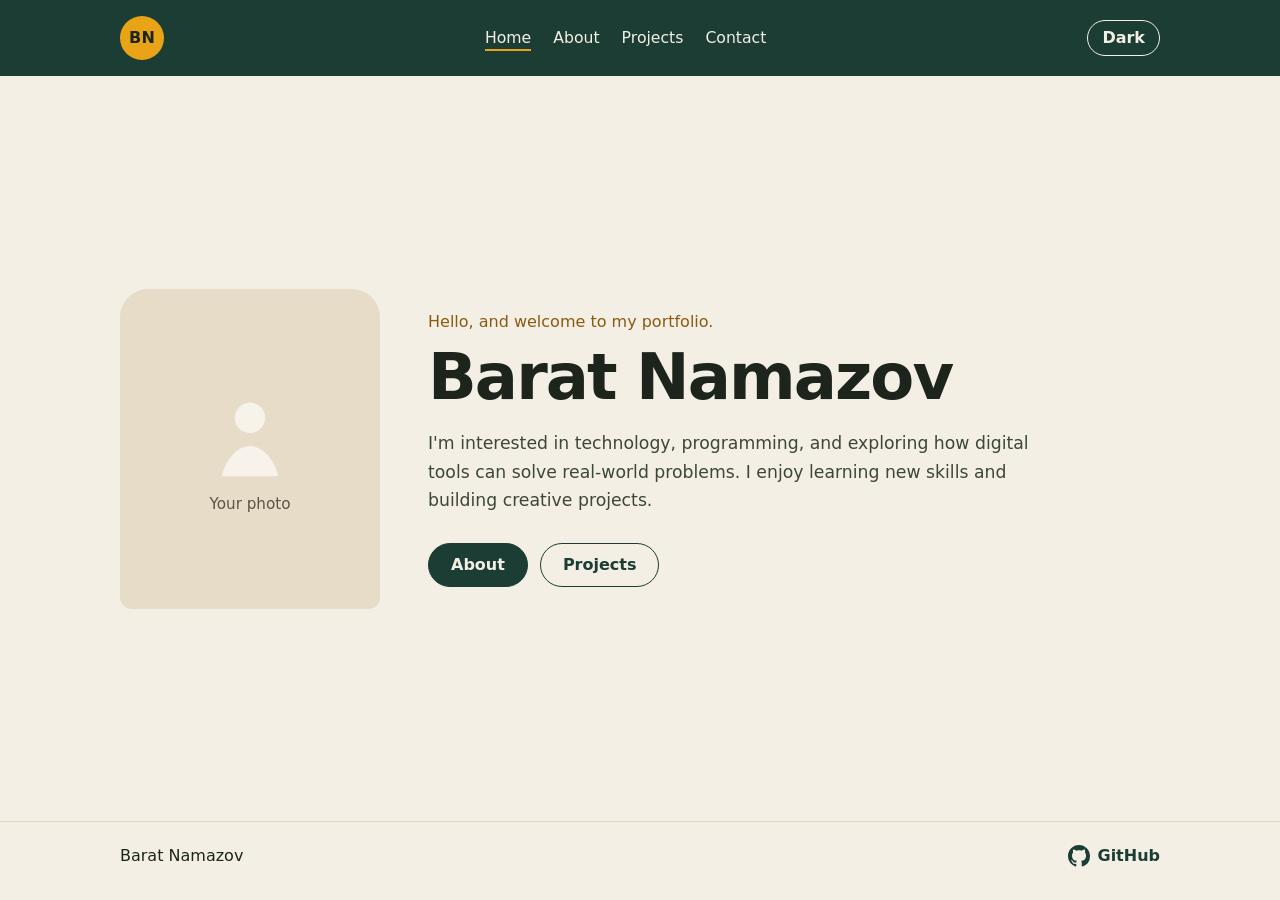
<file: index.html>
<!DOCTYPE html>
<html lang="en">
<head>
  <meta charset="UTF-8">
  <meta name="viewport" content="width=device-width, initial-scale=1.0">
  <title>Barat Namazov | Portfolio</title>
  <meta name="description" content="Portfolio of Barat Namazov. A short welcome, an introduction, and links to the rest of the site.">
  <link rel="stylesheet" href="css/styles.css?v=20261127">
  <script>
    (function () {
      try {
        if (localStorage.getItem("field-notes-theme") === "dark") {
          document.documentElement.setAttribute("data-theme", "dark");
        }
      } catch (error) {}
    })();
  </script>
</head>
<body>
  <header class="site-header">
    <div class="container header-inner">
      <a class="logo" href="index.html" aria-label="Barat Namazov, home">BN</a>
      <nav class="site-nav" aria-label="Primary">
        <ul class="nav-list">
          <li><a href="index.html" aria-current="page">Home</a></li>
          <li><a href="about.html">About</a></li>
          <li><a href="projects.html">Projects</a></li>
          <li><a href="contact.html">Contact</a></li>
        </ul>
      </nav>
      <button type="button" class="theme-toggle" aria-pressed="false">Dark</button>
    </div>
  </header>

  <main>
    <section class="hero">
      <div class="container hero-inner">
        <!-- Photo frame until a real profile image is added in images/ -->
        <div class="portrait" role="img" aria-label="Your photo will appear here">
          <svg viewBox="0 0 80 96" aria-hidden="true">
            <circle cx="40" cy="34" r="14"></circle>
            <path d="M14 88c4-18 16-28 26-28s22 10 26 28"></path>
          </svg>
          <p>Your photo</p>
        </div>

        <div class="hero-copy">
          <p class="welcome">Hello, and welcome to my portfolio.</p>
          <h1>Barat Namazov</h1>
          <p class="intro">
            I'm interested in technology, programming, and exploring how digital
            tools can solve real-world problems. I enjoy learning new skills and
            building creative projects.
          </p>
          <div class="hero-actions">
            <a class="button button-primary" href="about.html">About</a>
            <a class="button button-secondary" href="projects.html">Projects</a>
          </div>
        </div>
      </div>
    </section>
  </main>

  <footer class="site-footer">
    <div class="container footer-inner">
      <p>Barat Namazov</p>
      <a class="github-link" href="https://github.com/SONIC012912" target="_blank" rel="noopener noreferrer">
        <svg viewBox="0 0 24 24" aria-hidden="true">
          <path d="M12 0C5.37 0 0 5.37 0 12c0 5.31 3.435 9.795 8.205 11.385.6.105.825-.255.825-.57 0-.285-.015-1.23-.015-2.235-3.015.555-3.795-.735-4.035-1.41-.135-.345-.72-1.41-1.23-1.695-.42-.225-1.02-.78-.015-.795.945-.015 1.62.87 1.845 1.23 1.08 1.815 2.805 1.305 3.495.99.105-.78.42-1.305.765-1.605-2.67-.3-5.46-1.335-5.46-5.925 0-1.305.465-2.385 1.23-3.225-.12-.3-.54-1.53.12-3.18 0 0 1.005-.315 3.3 1.23.96-.27 1.98-.405 3-.405s2.04.135 3 .405c2.295-1.56 3.3-1.23 3.3-1.23.66 1.65.24 2.88.12 3.18.765.84 1.23 1.905 1.23 3.225 0 4.605-2.805 5.625-5.475 5.925.435.375.81 1.095.81 2.22 0 1.605-.015 2.895-.015 3.3 0 .315.225.69.825.57A12.02 12.02 0 0 0 24 12c0-6.63-5.37-12-12-12z"></path>
        </svg>
        GitHub
      </a>
    </div>
  </footer>
  <button type="button" class="back-to-top" aria-label="Back to top" aria-hidden="true" tabindex="-1">
    <svg viewBox="0 0 24 24" aria-hidden="true" focusable="false">
      <path d="M12 18V6M6.5 11.5 12 6l5.5 5.5" fill="none" stroke="currentColor" stroke-width="1.8" stroke-linecap="round" stroke-linejoin="round"></path>
    </svg>
  </button>
  <script src="js/effects.js?v=20261127"></script>
</body>
</html>
</file>
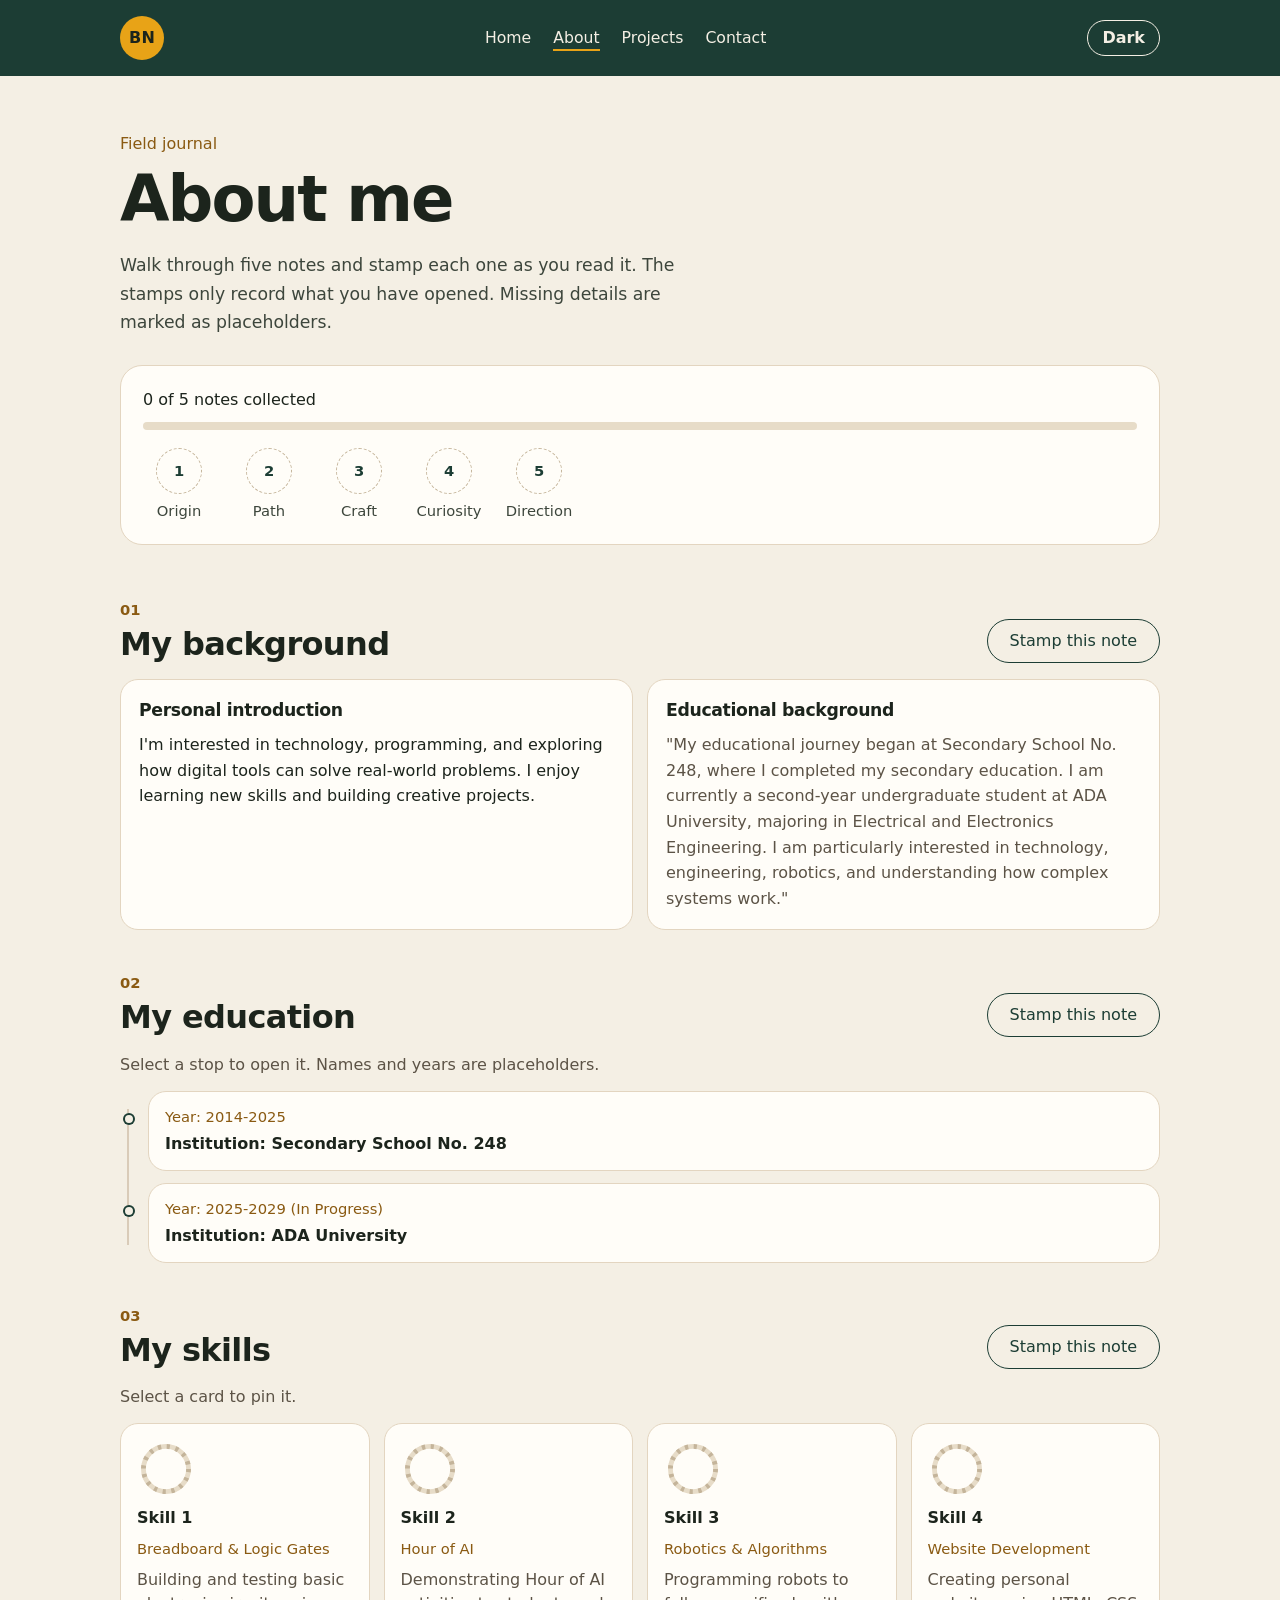
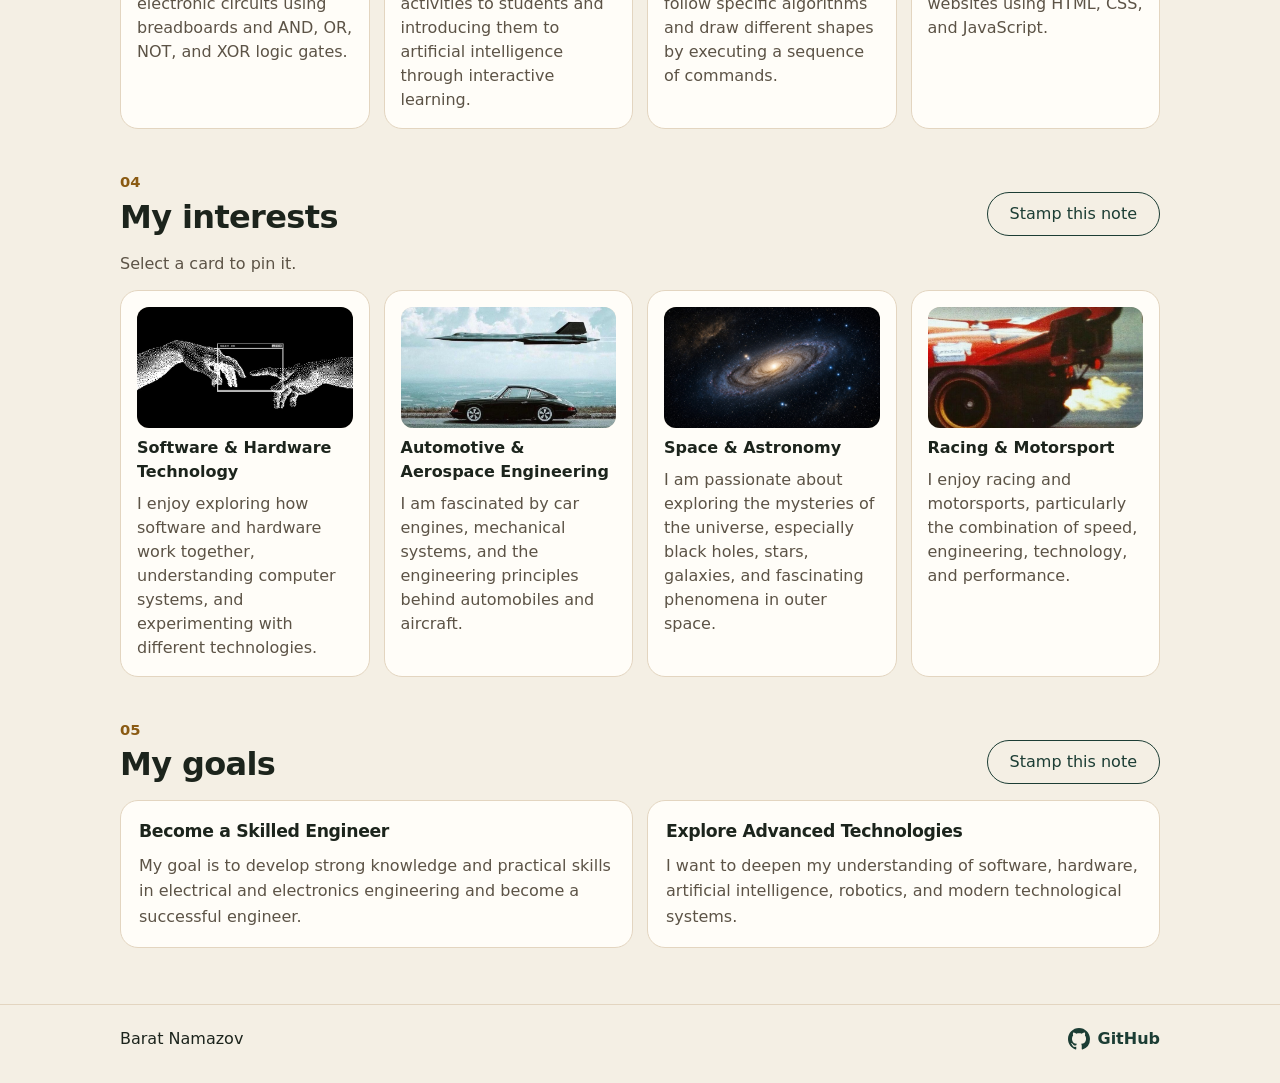
<file: about.html>
<!DOCTYPE html>
<html lang="en">
<head>
  <meta charset="UTF-8">
  <meta name="viewport" content="width=device-width, initial-scale=1.0">
  <title>About | Barat Namazov</title>
  <meta name="description" content="About Barat Namazov: background, education, skills, interests, and goals.">
  <link rel="stylesheet" href="css/styles.css?v=20261127">
  <script>
    (function () {
      try {
        if (localStorage.getItem("field-notes-theme") === "dark") {
          document.documentElement.setAttribute("data-theme", "dark");
        }
      } catch (error) {}
    })();
  </script>
</head>
<body class="page-about">
  <header class="site-header">
    <div class="container header-inner">
      <a class="logo" href="index.html" aria-label="Barat Namazov, home">BN</a>
      <nav class="site-nav" aria-label="Primary">
        <ul class="nav-list">
          <li><a href="index.html">Home</a></li>
          <li><a href="about.html" aria-current="page">About</a></li>
          <li><a href="projects.html">Projects</a></li>
          <li><a href="contact.html">Contact</a></li>
        </ul>
      </nav>
      <button type="button" class="theme-toggle" aria-pressed="false">Dark</button>
    </div>
  </header>

  <main>
    <section class="about-hero">
      <div class="container">
        <p class="welcome">Field journal</p>
        <h1>About me</h1>
        <p class="intro">
          Walk through five notes and stamp each one as you read it. The stamps
          only record what you have opened. Missing details are marked as placeholders.
        </p>

        <div class="journal">
          <div class="journal-top">
            <p id="journal-count" aria-live="polite">0 of 5 notes collected</p>
            <div
              id="journal-progress"
              class="journal-progress"
              role="progressbar"
              aria-label="Notes collected"
              aria-valuemin="0"
              aria-valuemax="5"
              aria-valuenow="0"
            >
              <span id="journal-bar"></span>
            </div>
          </div>

          <nav aria-label="Journal notes">
            <ol class="stamp-path">
              <li>
                <a class="stamp" href="#background" data-stamp="background">
                  <span class="stamp-mark" aria-hidden="true">1</span>
                  <span class="stamp-label">Origin</span>
                </a>
              </li>
              <li>
                <a class="stamp" href="#education" data-stamp="education">
                  <span class="stamp-mark" aria-hidden="true">2</span>
                  <span class="stamp-label">Path</span>
                </a>
              </li>
              <li>
                <a class="stamp" href="#skills" data-stamp="skills">
                  <span class="stamp-mark" aria-hidden="true">3</span>
                  <span class="stamp-label">Craft</span>
                </a>
              </li>
              <li>
                <a class="stamp" href="#interests" data-stamp="interests">
                  <span class="stamp-mark" aria-hidden="true">4</span>
                  <span class="stamp-label">Curiosity</span>
                </a>
              </li>
              <li>
                <a class="stamp" href="#goals" data-stamp="goals">
                  <span class="stamp-mark" aria-hidden="true">5</span>
                  <span class="stamp-label">Direction</span>
                </a>
              </li>
            </ol>
          </nav>

          <p id="journal-complete" class="journal-complete" hidden>Journal complete. All five notes are stamped.</p>
        </div>
      </div>
    </section>

    <section class="note" id="background">
      <div class="container">
        <div class="note-head">
          <div>
            <p class="note-index">01</p>
            <h2>My background</h2>
          </div>
          <button type="button" class="button button-secondary stamp-button" data-collect="background" aria-pressed="false">Stamp this note</button>
        </div>
        <div class="split">
          <article class="info-card">
            <h3>Personal introduction</h3>
            <p>
              I'm interested in technology, programming, and exploring how digital
              tools can solve real-world problems. I enjoy learning new skills and
              building creative projects.
            </p>
          </article>
          <article class="info-card">
            <h3>Educational background</h3>
            <p class="placeholder">"My educational journey began at Secondary School No. 248, where I completed my secondary education. I am currently a second-year undergraduate student at ADA University, majoring in Electrical and Electronics Engineering. I am particularly interested in technology, engineering, robotics, and understanding how complex systems work."</p>
          </article>
        </div>
      </div>
    </section>

    <section class="note" id="education">
      <div class="container">
        <div class="note-head">
          <div>
            <p class="note-index">02</p>
            <h2>My education</h2>
          </div>
          <button type="button" class="button button-secondary stamp-button" data-collect="education" aria-pressed="false">Stamp this note</button>
        </div>
        <p class="section-lead">Select a stop to open it. Names and years are placeholders.</p>
        <ol class="timeline">
          <li class="timeline-item">
            <button type="button" class="timeline-toggle" aria-expanded="false" aria-controls="stop-1">
              <span class="timeline-year">Year: 2014-2025</span>
              <span class="timeline-title">Institution: Secondary School No. 248</span>
            </button>
            <div class="timeline-panel" id="stop-1" aria-hidden="true">
              <div class="timeline-panel-inner">
                <p class="placeholder">Degree: Secondary School</p>
              </div>
            </div>
          </li>
          <li class="timeline-item">
            <button type="button" class="timeline-toggle" aria-expanded="false" aria-controls="stop-2">
              <span class="timeline-year">Year: 2025-2029 (In Progress)</span>
              <span class="timeline-title">Institution: ADA University</span>
            </button>
            <div class="timeline-panel" id="stop-2" aria-hidden="true">
              <div class="timeline-panel-inner">
                <p class="placeholder">Degree: Bachelor's Degree</p>
                <p class="placeholder">Program: Electrical and Electronics Engineering</p>
                <p class="placeholder">Status: Currently a second-year undergraduate student.</p>
              </div>
            </div>
          </li>
        </ol>
      </div>
    </section>

    <section class="note" id="skills">
      <div class="container">
        <div class="note-head">
          <div>
            <p class="note-index">03</p>
            <h2>My skills</h2>
          </div>
          <button type="button" class="button button-secondary stamp-button" data-collect="skills" aria-pressed="false">Stamp this note</button>
        </div>
        <p class="section-lead">Select a card to pin it.</p>
        <div class="card-grid">
          <button type="button" class="skill-card" data-open-note="skills" aria-pressed="false">
            <svg class="ring" viewBox="0 0 72 72" aria-hidden="true">
              <circle class="ring-track" cx="36" cy="36" r="28"></circle>
              <circle class="ring-value" cx="36" cy="36" r="28"></circle>
            </svg>
            <span class="card-title">Skill 1</span>
            <span class="skill-level">Breadboard & Logic Gates</span>
            <span class="placeholder">Building and testing basic electronic circuits using breadboards and AND, OR, NOT, and XOR logic gates.</span>
          </button>
          <button type="button" class="skill-card" data-open-note="skills" aria-pressed="false">
            <svg class="ring" viewBox="0 0 72 72" aria-hidden="true">
              <circle class="ring-track" cx="36" cy="36" r="28"></circle>
              <circle class="ring-value" cx="36" cy="36" r="28"></circle>
            </svg>
            <span class="card-title">Skill 2</span>
            <span class="skill-level">Hour of AI</span>
            <span class="placeholder">Demonstrating Hour of AI activities to students and introducing them to artificial intelligence through interactive learning.</span>
          </button>
          <button type="button" class="skill-card" data-open-note="skills" aria-pressed="false">
            <svg class="ring" viewBox="0 0 72 72" aria-hidden="true">
              <circle class="ring-track" cx="36" cy="36" r="28"></circle>
              <circle class="ring-value" cx="36" cy="36" r="28"></circle>
            </svg>
            <span class="card-title">Skill 3</span>
            <span class="skill-level">Robotics & Algorithms</span>
            <span class="placeholder">Programming robots to follow specific algorithms and draw different shapes by executing a sequence of commands.</span>
          </button>
          <button type="button" class="skill-card" data-open-note="skills" aria-pressed="false">
            <svg class="ring" viewBox="0 0 72 72" aria-hidden="true">
              <circle class="ring-track" cx="36" cy="36" r="28"></circle>
              <circle class="ring-value" cx="36" cy="36" r="28"></circle>
            </svg>
            <span class="card-title">Skill 4</span>
            <span class="skill-level">Website Development</span>
            <span class="placeholder">Creating personal websites using HTML, CSS, and JavaScript.</span>
          </button>
        </div>
      </div>
    </section>

    <section class="note" id="interests">
      <div class="container">
        <div class="note-head">
          <div>
            <p class="note-index">04</p>
            <h2>My interests</h2>
          </div>
          <button type="button" class="button button-secondary stamp-button" data-collect="interests" aria-pressed="false">Stamp this note</button>
        </div>
        <p class="section-lead">Select a card to pin it.</p>
        <div class="card-grid">
          <button type="button" class="interest-card" data-open-note="interests" aria-pressed="false">
            <span class="interest-photo">
              <img src="images/interest-hardware.jpg" alt="">
            </span>
            <span class="card-title">Software & Hardware Technology</span>
            <span class="placeholder">I enjoy exploring how software and hardware work together, understanding computer systems, and experimenting with different technologies.</span>
          </button>
          <button type="button" class="interest-card" data-open-note="interests" aria-pressed="false">
            <span class="interest-photo">
              <img class="interest-photo-tall" src="images/interest-automotive.jpg" alt="">
            </span>
            <span class="card-title">Automotive & Aerospace Engineering</span>
            <span class="placeholder">I am fascinated by car engines, mechanical systems, and the engineering principles behind automobiles and aircraft.</span>
          </button>
          <button type="button" class="interest-card" data-open-note="interests" aria-pressed="false">
            <span class="interest-photo">
              <img src="images/interest-space.jpg" alt="">
            </span>
            <span class="card-title">Space & Astronomy</span>
            <span class="placeholder">I am passionate about exploring the mysteries of the universe, especially black holes, stars, galaxies, and fascinating phenomena in outer space.</span>
          </button>
          <button type="button" class="interest-card" data-open-note="interests" aria-pressed="false">
            <span class="interest-photo">
              <img class="interest-photo-racing" src="images/interest-racing.jpg" alt="">
            </span>
            <span class="card-title">Racing & Motorsport</span>
            <span class="placeholder">I enjoy racing and motorsports, particularly the combination of speed, engineering, technology, and performance.</span>
          </button>
        </div>
      </div>
    </section>

    <section class="note" id="goals">
      <div class="container">
        <div class="note-head">
          <div>
            <p class="note-index">05</p>
            <h2>My goals</h2>
          </div>
          <button type="button" class="button button-secondary stamp-button" data-collect="goals" aria-pressed="false">Stamp this note</button>
        </div>
        <div class="split">
          <article class="goal-card">
            <h3>Become a Skilled Engineer</h3>
            <p class="placeholder">My goal is to develop strong knowledge and practical skills in electrical and electronics engineering and become a successful engineer.</p>
          </article>
          <article class="goal-card">
            <h3>Explore Advanced Technologies</h3>
            <p class="placeholder">I want to deepen my understanding of software, hardware, artificial intelligence, robotics, and modern technological systems.</p>
          </article>
        </div>
      </div>
    </section>
  </main>

  <footer class="site-footer">
    <div class="container footer-inner">
      <p>Barat Namazov</p>
      <a class="github-link" href="https://github.com/SONIC012912" target="_blank" rel="noopener noreferrer">
        <svg viewBox="0 0 24 24" aria-hidden="true">
          <path d="M12 0C5.37 0 0 5.37 0 12c0 5.31 3.435 9.795 8.205 11.385.6.105.825-.255.825-.57 0-.285-.015-1.23-.015-2.235-3.015.555-3.795-.735-4.035-1.41-.135-.345-.72-1.41-1.23-1.695-.42-.225-1.02-.78-.015-.795.945-.015 1.62.87 1.845 1.23 1.08 1.815 2.805 1.305 3.495.99.105-.78.42-1.305.765-1.605-2.67-.3-5.46-1.335-5.46-5.925 0-1.305.465-2.385 1.23-3.225-.12-.3-.54-1.53.12-3.18 0 0 1.005-.315 3.3 1.23.96-.27 1.98-.405 3-.405s2.04.135 3 .405c2.295-1.56 3.3-1.23 3.3-1.23.66 1.65.24 2.88.12 3.18.765.84 1.23 1.905 1.23 3.225 0 4.605-2.805 5.625-5.475 5.925.435.375.81 1.095.81 2.22 0 1.605-.015 2.895-.015 3.3 0 .315.225.69.825.57A12.02 12.02 0 0 0 24 12c0-6.63-5.37-12-12-12z"></path>
        </svg>
        GitHub
      </a>
    </div>
  </footer>

  <button type="button" class="back-to-top" aria-label="Back to top" aria-hidden="true" tabindex="-1">
    <svg viewBox="0 0 24 24" aria-hidden="true" focusable="false">
      <path d="M12 18V6M6.5 11.5 12 6l5.5 5.5" fill="none" stroke="currentColor" stroke-width="1.8" stroke-linecap="round" stroke-linejoin="round"></path>
    </svg>
  </button>
  <script src="js/effects.js?v=20261127"></script>
  <script src="js/about.js?v=20261127"></script>
</body>
</html>
</file>
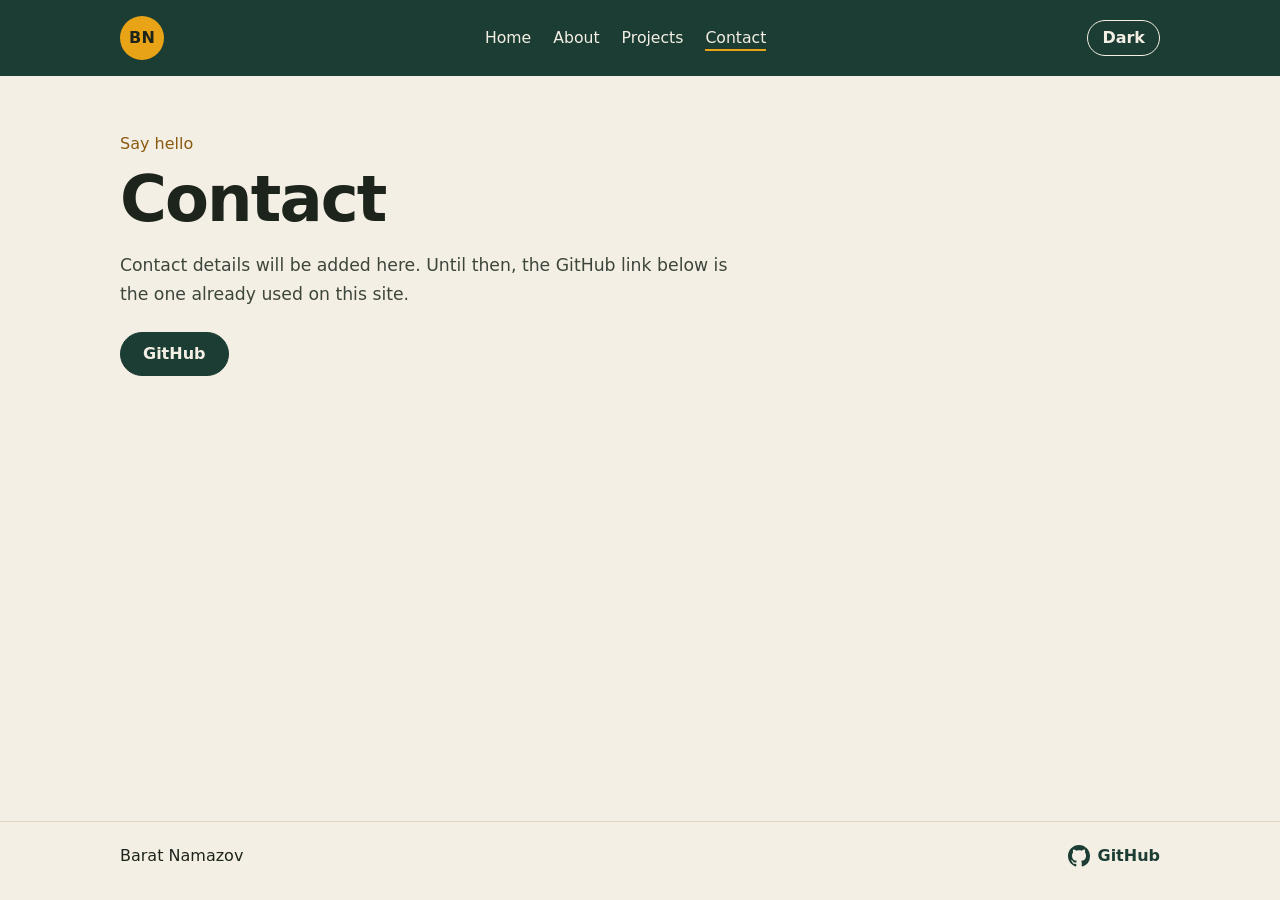
<file: contact.html>
<!DOCTYPE html>
<html lang="en">
<head>
  <meta charset="UTF-8">
  <meta name="viewport" content="width=device-width, initial-scale=1.0">
  <title>Contact | Barat Namazov</title>
  <meta name="description" content="Contact Barat Namazov.">
  <link rel="stylesheet" href="css/styles.css?v=20261127">
  <script>
    (function () {
      try {
        if (localStorage.getItem("field-notes-theme") === "dark") {
          document.documentElement.setAttribute("data-theme", "dark");
        }
      } catch (error) {}
    })();
  </script>
</head>
<body class="page-contact">
  <header class="site-header">
    <div class="container header-inner">
      <a class="logo" href="index.html" aria-label="Barat Namazov, home">BN</a>
      <nav class="site-nav" aria-label="Primary">
        <ul class="nav-list">
          <li><a href="index.html">Home</a></li>
          <li><a href="about.html">About</a></li>
          <li><a href="projects.html">Projects</a></li>
          <li><a href="contact.html" aria-current="page">Contact</a></li>
        </ul>
      </nav>
      <button type="button" class="theme-toggle" aria-pressed="false">Dark</button>
    </div>
  </header>

  <main>
    <section class="projects-hero">
      <div class="container">
        <p class="welcome">Say hello</p>
        <h1>Contact</h1>
        <p class="intro">
          Contact details will be added here. Until then, the GitHub link below is the one already used on this site.
        </p>
        <p class="contact-link-row">
          <a class="button button-primary" href="https://github.com/SONIC012912" target="_blank" rel="noopener noreferrer">GitHub</a>
        </p>
      </div>
    </section>
  </main>

  <footer class="site-footer">
    <div class="container footer-inner">
      <p>Barat Namazov</p>
      <a class="github-link" href="https://github.com/SONIC012912" target="_blank" rel="noopener noreferrer">
        <svg viewBox="0 0 24 24" aria-hidden="true">
          <path d="M12 0C5.37 0 0 5.37 0 12c0 5.31 3.435 9.795 8.205 11.385.6.105.825-.255.825-.57 0-.285-.015-1.23-.015-2.235-3.015.555-3.795-.735-4.035-1.41-.135-.345-.72-1.41-1.23-1.695-.42-.225-1.02-.78-.015-.795.945-.015 1.62.87 1.845 1.23 1.08 1.815 2.805 1.305 3.495.99.105-.78.42-1.305.765-1.605-2.67-.3-5.46-1.335-5.46-5.925 0-1.305.465-2.385 1.23-3.225-.12-.3-.54-1.53.12-3.18 0 0 1.005-.315 3.3 1.23.96-.27 1.98-.405 3-.405s2.04.135 3 .405c2.295-1.56 3.3-1.23 3.3-1.23.66 1.65.24 2.88.12 3.18.765.84 1.23 1.905 1.23 3.225 0 4.605-2.805 5.625-5.475 5.925.435.375.81 1.095.81 2.22 0 1.605-.015 2.895-.015 3.3 0 .315.225.69.825.57A12.02 12.02 0 0 0 24 12c0-6.63-5.37-12-12-12z"></path>
        </svg>
        GitHub
      </a>
    </div>
  </footer>
  <button type="button" class="back-to-top" aria-label="Back to top" aria-hidden="true" tabindex="-1">
    <svg viewBox="0 0 24 24" aria-hidden="true" focusable="false">
      <path d="M12 18V6M6.5 11.5 12 6l5.5 5.5" fill="none" stroke="currentColor" stroke-width="1.8" stroke-linecap="round" stroke-linejoin="round"></path>
    </svg>
  </button>
  <script src="js/effects.js?v=20261127"></script>
</body>
</html>
</file>
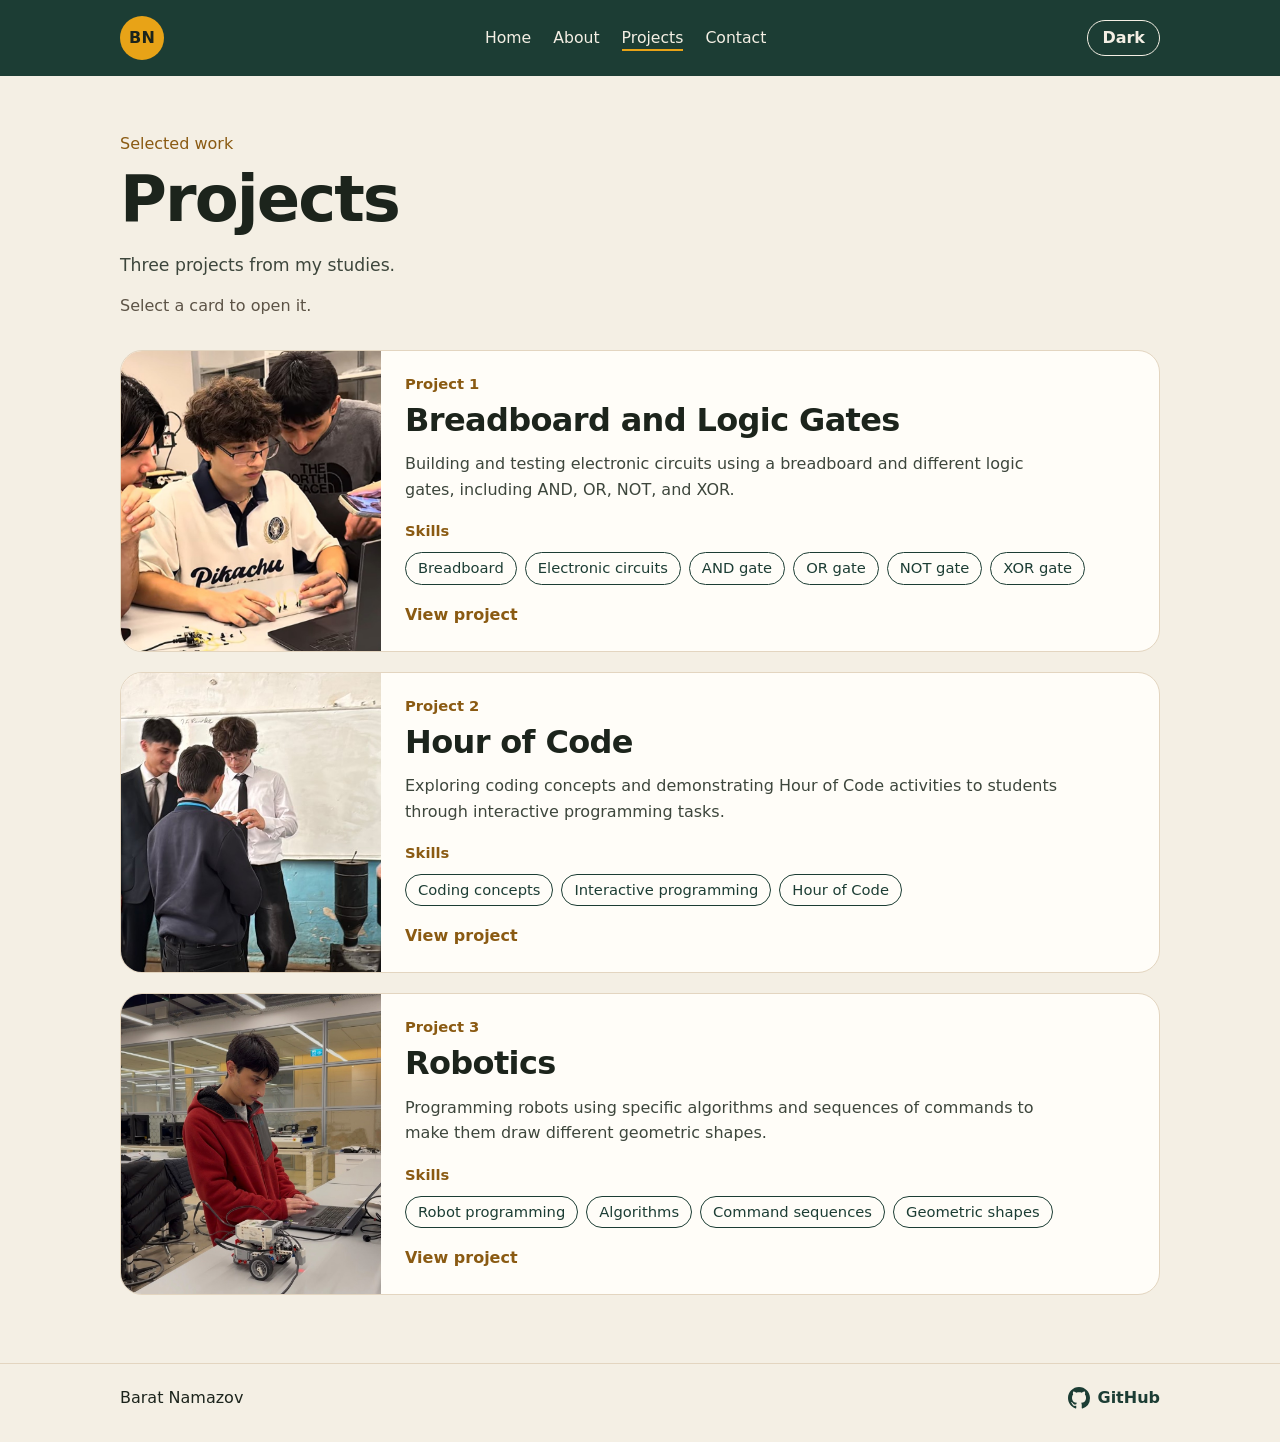
<file: projects.html>
<!DOCTYPE html>
<html lang="en">
<head>
  <meta charset="UTF-8">
  <meta name="viewport" content="width=device-width, initial-scale=1.0">
  <title>Projects | Barat Namazov</title>
  <meta name="description" content="Projects by Barat Namazov: breadboard and logic gates, Hour of Code, and robotics.">
  <link rel="stylesheet" href="css/styles.css?v=20261127">
  <script>
    (function () {
      try {
        if (localStorage.getItem("field-notes-theme") === "dark") {
          document.documentElement.setAttribute("data-theme", "dark");
        }
      } catch (error) {}
    })();
  </script>
</head>
<body class="page-projects">
  <header class="site-header">
    <div class="container header-inner">
      <a class="logo" href="index.html" aria-label="Barat Namazov, home">BN</a>
      <nav class="site-nav" aria-label="Primary">
        <ul class="nav-list">
          <li><a href="index.html">Home</a></li>
          <li><a href="about.html">About</a></li>
          <li><a href="projects.html" aria-current="page">Projects</a></li>
          <li><a href="contact.html">Contact</a></li>
        </ul>
      </nav>
      <button type="button" class="theme-toggle" aria-pressed="false">Dark</button>
    </div>
  </header>

  <main>
    <section class="projects-hero">
      <div class="container">
        <p class="welcome">Selected work</p>
        <h1>Projects</h1>
        <p class="intro">
          Three projects from my studies.
        </p>
        <p class="section-lead">Select a card to open it.</p>

        <div class="project-list">
          <article class="project-card" data-project="project-gates">
            <div class="project-photo project-photo-real">
              <img src="images/project-gates.jpg" alt="Working with a breadboard circuit beside a laptop">
            </div>
            <div class="project-body">
              <p class="project-kicker">Project 1</p>
              <h2>Breadboard and Logic Gates</h2>
              <p>
                Building and testing electronic circuits using a breadboard and different logic gates, including AND, OR, NOT, and XOR.
              </p>
              <p class="skill-label">Skills</p>
              <ul class="skill-tags">
                <li>Breadboard</li>
                <li>Electronic circuits</li>
                <li>AND gate</li>
                <li>OR gate</li>
                <li>NOT gate</li>
                <li>XOR gate</li>
              </ul>
              <button type="button" class="project-open" aria-haspopup="dialog" aria-controls="project-gates">View project</button>
            </div>
          </article>

          <article class="project-card" data-project="project-hour">
            <div class="project-photo project-photo-real">
              <img src="images/project-hour.jpg" alt="Students gathered in a classroom for an activity">
            </div>
            <div class="project-body">
              <p class="project-kicker">Project 2</p>
              <h2>Hour of Code</h2>
              <p>
                Exploring coding concepts and demonstrating Hour of Code activities to students through interactive programming tasks.
              </p>
              <p class="skill-label">Skills</p>
              <ul class="skill-tags">
                <li>Coding concepts</li>
                <li>Interactive programming</li>
                <li>Hour of Code</li>
              </ul>
              <button type="button" class="project-open" aria-haspopup="dialog" aria-controls="project-hour">View project</button>
            </div>
          </article>

          <article class="project-card" data-project="project-robotics">
            <div class="project-photo project-photo-real project-photo-robot">
              <img src="images/project-robotics.jpg" alt="Programming a wheeled robot from a laptop">
            </div>
            <div class="project-body">
              <p class="project-kicker">Project 3</p>
              <h2>Robotics</h2>
              <p>
                Programming robots using specific algorithms and sequences of commands to make them draw different geometric shapes.
              </p>
              <p class="skill-label">Skills</p>
              <ul class="skill-tags">
                <li>Robot programming</li>
                <li>Algorithms</li>
                <li>Command sequences</li>
                <li>Geometric shapes</li>
              </ul>
              <button type="button" class="project-open" aria-haspopup="dialog" aria-controls="project-robotics">View project</button>
            </div>
          </article>
        </div>
      </div>
    </section>
  </main>

  <dialog class="project-modal" id="project-gates" aria-labelledby="project-gates-title">
    <div class="project-modal-panel">
      <div class="project-modal-tools">
        <button type="button" class="project-modal-close" aria-label="Close">
          <svg viewBox="0 0 24 24" aria-hidden="true">
            <path d="M6 6l12 12M18 6L6 18" fill="none" stroke="currentColor" stroke-width="1.8" stroke-linecap="round"></path>
          </svg>
        </button>
      </div>
      <div class="project-modal-hero">
        <div class="project-photo project-photo-real project-modal-cover">
          <img src="images/project-gates.jpg" alt="Working with a breadboard circuit beside a laptop">
        </div>
        <p class="project-kicker">Project 1</p>
      </div>
      <div class="project-modal-sheet">
      <h2 id="project-gates-title">Breadboard and Logic Gates</h2>
      <h3>Project overview</h3>
      <p>Building and testing electronic circuits using a breadboard and different logic gates, including AND, OR, NOT, and XOR.</p>
      <h3>Technologies and tools</h3>
      <ul class="skill-tags">
        <li>Breadboard</li>
        <li>Electronic circuits</li>
        <li>AND gate</li>
        <li>OR gate</li>
        <li>NOT gate</li>
        <li>XOR gate</li>
      </ul>
      <h3>More images</h3>
      <div class="modal-gallery">
        <div class="project-photo project-photo-real">
          <img src="images/project-gates-board.jpg" alt="Hands testing a breadboard circuit with a green light on">
        </div>
        <div class="project-photo project-photo-real">
          <img src="images/project-gates-diagram.png" alt="Diagrams of logic gates with inputs and outputs">
        </div>
      </div>
      <h3>How the project works</h3>
      <p>The circuit is built on a breadboard. Holes in the same row are connected, so the parts can be linked, tested, and changed without soldering.</p>
      <p>Each gate reads its inputs and gives one output. An input is either off (0) or on (1).</p>
      <ul class="gate-list">
        <li><strong>AND gate.</strong> The output is on only when every input is on. If any input is off, the output is off.</li>
        <li><strong>OR gate.</strong> The output is on when at least one input is on. The output is off only when every input is off.</li>
        <li><strong>NOT gate.</strong> There is one input. The output is the opposite: on becomes off, and off becomes on.</li>
        <li><strong>XOR gate.</strong> The output is on only when the inputs are different. If the inputs match, the output is off.</li>
      </ul>
      <h3>My contribution</h3>
      <p class="modal-placeholder">I designed and assembled logic gate circuits using a breadboard and electronic components. 
        I connected the required components, tested different input combinations, and observed the output of each logic gate. 
        I also demonstrated how NOT, AND, NAND, OR, and XOR gates operate in practical circuits.</p>
      <h3>What I learned</h3>
      <p class="modal-placeholder">Through this project, I gained practical experience with digital electronics and fundamental logic gates. 
        I learned how different input combinations affect circuit outputs, how to interpret truth tables, and how to build and test basic logic circuits using a breadboard. 
        This project also improved my circuit-building and troubleshooting skills.</p>
      </div>
    </div>
  </dialog>

  <dialog class="project-modal" id="project-hour" aria-labelledby="project-hour-title">
    <div class="project-modal-panel">
      <div class="project-modal-tools">
        <button type="button" class="project-modal-close" aria-label="Close">
          <svg viewBox="0 0 24 24" aria-hidden="true">
            <path d="M6 6l12 12M18 6L6 18" fill="none" stroke="currentColor" stroke-width="1.8" stroke-linecap="round"></path>
          </svg>
        </button>
      </div>
      <div class="project-modal-hero">
        <div class="project-photo project-photo-real project-modal-cover">
          <img src="images/project-hour.jpg" alt="Students gathered in a classroom for an activity">
        </div>
        <p class="project-kicker">Project 2</p>
      </div>
      <div class="project-modal-sheet">
      <h2 id="project-hour-title">Hour of Code</h2>
      <h3>Project overview</h3>
      <p>Exploring coding concepts and demonstrating Hour of Code activities to students through interactive programming tasks.</p>
      <h3>Technologies and tools</h3>
      <ul class="skill-tags">
        <li>Coding concepts</li>
        <li>Interactive programming</li>
        <li>Hour of Code</li>
      </ul>
      <h3>More images</h3>
      <div class="modal-gallery">
        <div class="project-photo project-photo-real">
          <img src="images/project-hour-class.png" alt="Students in a classroom holding certificates">
        </div>
        <div class="project-photo project-photo-real">
          <img src="images/project-hour-skillmap.png" alt="Bug Arena Skillmap with three learning paths">
        </div>
      </div>
      <h3>How the project works</h3>
      <p>An activity introduces one coding concept. Students then try that concept in an interactive task and see the result of the step they just made.</p>
      <p class="modal-placeholder">The project works by introducing participants to programming concepts and algorithms through interactive activities using Microsoft MakeCode. 
        First, participants are introduced to the basic principles of coding and computational thinking. 
        Then, they follow step-by-step instructions to create programs using visual coding blocks. 
        By arranging and connecting these blocks, participants learn how algorithms work and how sequences of instructions control a program's behavior. 
        Throughout the session, team members guide participants, explain programming concepts, and help them complete practical coding activities.</p>
      <h3>My contribution</h3>
      <p class="modal-placeholder">I actively participated in organizing and delivering an Hour of AI educational event. 
        I helped introduce participants to programming concepts and algorithms using Microsoft MakeCode. 
        I contributed to explaining coding activities, guiding participants through practical exercises, and encouraging them to explore computational thinking. 
        I also collaborated with my teammates throughout the preparation and teaching process.</p>
      <h3>What I learned</h3>
      <p class="modal-placeholder">Through this project, I improved my understanding of algorithms, programming fundamentals, and computational thinking. 
        I gained experience in using Microsoft MakeCode as an educational tool and learned how to explain technical concepts in a simple and engaging way. 
        The project also strengthened my teamwork, communication, problem-solving, and presentation skills.</p>
      </div>
    </div>
  </dialog>

  <dialog class="project-modal" id="project-robotics" aria-labelledby="project-robotics-title">
    <div class="project-modal-panel">
      <div class="project-modal-tools">
        <button type="button" class="project-modal-close" aria-label="Close">
          <svg viewBox="0 0 24 24" aria-hidden="true">
            <path d="M6 6l12 12M18 6L6 18" fill="none" stroke="currentColor" stroke-width="1.8" stroke-linecap="round"></path>
          </svg>
        </button>
      </div>
      <div class="project-modal-hero">
        <div class="project-photo project-photo-real project-photo-robot project-modal-cover">
          <img src="images/project-robotics.jpg" alt="Programming a wheeled robot from a laptop">
        </div>
        <p class="project-kicker">Project 3</p>
      </div>
      <div class="project-modal-sheet">
      <h2 id="project-robotics-title">Robotics</h2>
      <h3>Project overview</h3>
      <p>Programming robots using specific algorithms and sequences of commands to make them draw different geometric shapes.</p>
      <h3>Technologies and tools</h3>
      <ul class="skill-tags">
        <li>Robot programming</li>
        <li>Algorithms</li>
        <li>Command sequences</li>
        <li>Geometric shapes</li>
      </ul>
      <h3>More images</h3>
      <div class="modal-gallery">
        <div class="project-photo project-photo-real">
          <img src="images/project-robot-kit.jpg" alt="A wheeled robot with a screen and cables">
        </div>
        <div class="project-photo project-photo-real">
          <img src="images/project-robot-path.png" alt="Tape outlines of paths on a tile floor">
        </div>
      </div>
      <h3>How the project works</h3>
      <p>An algorithm is a list of commands. 
        The robot carries out that list in order, and the path of those moves draws a geometric shape.
        For example, a square is drawn by repeating the same two commands four times: move forward, then turn by a right angle.</p>
      <p>For example, a square is drawn by repeating the same two commands four times: move forward, then turn by a right angle.</p>
      <p class="modal-placeholder">The robot operates using programmed algorithms that control its movement along a predefined line. 
        The LEGO Mindstorms EV3 programmable brick processes instructions and controls the motors to guide the robot along the path. 
        Sensors, including the Gyro Sensor, help monitor the robot's movement and detect rotation angles for more accurate navigation. 
        By executing a sequence of programmed instructions, the robot can follow different paths autonomously without manual control.</p>
      <h3>My contribution</h3>
      <p class="modal-placeholder">I contributed to programming and developing the line-following robot using LEGO Mindstorms EV3. 
        I worked with robotics algorithms and motor control to determine how the robot should move along predefined paths. 
        I also participated in testing the robot, observing its movements, identifying errors, and improving the program to achieve smoother and more accurate performance.</p>
      <h3>What I learned</h3>
      <p class="modal-placeholder">Through this project, I gained practical experience in robotics, algorithm development, and autonomous systems. 
        I learned how to control motors, work with sensors, and translate programming instructions into physical movements. 
        I also improved my problem-solving, debugging, teamwork, and logical thinking skills. 
        Most importantly, I understood how software and hardware work together to create an autonomous robot.</p>
      </div>
    </div>
  </dialog>

  <footer class="site-footer">
    <div class="container footer-inner">
      <p>Barat Namazov</p>
      <a class="github-link" href="https://github.com/SONIC012912" target="_blank" rel="noopener noreferrer">
        <svg viewBox="0 0 24 24" aria-hidden="true">
          <path d="M12 0C5.37 0 0 5.37 0 12c0 5.31 3.435 9.795 8.205 11.385.6.105.825-.255.825-.57 0-.285-.015-1.23-.015-2.235-3.015.555-3.795-.735-4.035-1.41-.135-.345-.72-1.41-1.23-1.695-.42-.225-1.02-.78-.015-.795.945-.015 1.62.87 1.845 1.23 1.08 1.815 2.805 1.305 3.495.99.105-.78.42-1.305.765-1.605-2.67-.3-5.46-1.335-5.46-5.925 0-1.305.465-2.385 1.23-3.225-.12-.3-.54-1.53.12-3.18 0 0 1.005-.315 3.3 1.23.96-.27 1.98-.405 3-.405s2.04.135 3 .405c2.295-1.56 3.3-1.23 3.3-1.23.66 1.65.24 2.88.12 3.18.765.84 1.23 1.905 1.23 3.225 0 4.605-2.805 5.625-5.475 5.925.435.375.81 1.095.81 2.22 0 1.605-.015 2.895-.015 3.3 0 .315.225.69.825.57A12.02 12.02 0 0 0 24 12c0-6.63-5.37-12-12-12z"></path>
        </svg>
        GitHub
      </a>
    </div>
  </footer>
  <button type="button" class="back-to-top" aria-label="Back to top" aria-hidden="true" tabindex="-1">
    <svg viewBox="0 0 24 24" aria-hidden="true" focusable="false">
      <path d="M12 18V6M6.5 11.5 12 6l5.5 5.5" fill="none" stroke="currentColor" stroke-width="1.8" stroke-linecap="round" stroke-linejoin="round"></path>
    </svg>
  </button>
  <script src="js/effects.js?v=20261127"></script>
  <script src="js/projects.js?v=20261127"></script>
</body>
</html>
</file>
<file: css/styles.css>
/*
  Field Notes
  Paper cream is the page background.
  Deep green is the header and the main button.
  Marigold is a small highlight, used where contrast stays strong.
*/

*,
*::before,
*::after {
  box-sizing: border-box;
}

body {
  margin: 0;
  min-height: 100vh;
  display: flex;
  flex-direction: column;
  font-family: "Segoe UI", system-ui, sans-serif;
  background: #f4efe4;
  color: #1c241c;
  line-height: 1.5;
}

a {
  color: inherit;
}

p,
h1 {
  margin: 0;
}

.container {
  width: min(1040px, calc(100% - 32px));
  margin-inline: auto;
}

.site-header {
  background: #1c3d34;
  color: #f4efe4;
}

.header-inner {
  display: flex;
  flex-wrap: wrap;
  align-items: center;
  justify-content: space-between;
  gap: 12px 24px;
  min-height: 76px;
  padding: 14px 0;
}

.logo {
  width: 44px;
  height: 44px;
  border-radius: 50%;
  display: grid;
  place-items: center;
  background: #e8a317;
  color: #1c241c;
  font-weight: 600;
  text-decoration: none;
  letter-spacing: 0.02em;
}

.nav-list {
  display: flex;
  flex-wrap: wrap;
  gap: 8px 22px;
  list-style: none;
  margin: 0;
  padding: 0;
}

.nav-list a {
  text-decoration: none;
  font-size: 0.98rem;
  padding-bottom: 2px;
  border-bottom: 2px solid transparent;
}

.nav-list a:hover,
.nav-list a[aria-current="page"] {
  border-bottom-color: #e8a317;
}

main {
  flex: 1;
  display: flex;
  align-items: center;
}

.hero {
  width: 100%;
  padding: 48px 0;
}

.hero-inner {
  display: grid;
  grid-template-columns: minmax(200px, 260px) minmax(0, 1fr);
  gap: 48px;
  align-items: center;
}

.portrait {
  min-height: 320px;
  border-radius: 28px 28px 12px 12px;
  background: #e7dcc8;
  display: flex;
  flex-direction: column;
  align-items: center;
  justify-content: center;
  gap: 8px;
  color: #5c5346;
}

.portrait svg {
  width: 88px;
  height: 104px;
  fill: #f7f3ea;
}

.portrait p {
  font-size: 0.95rem;
}

.welcome {
  color: #8a5a12;
  font-size: 1rem;
  margin-bottom: 10px;
}

h1 {
  font-size: clamp(2.4rem, 5vw, 4rem);
  line-height: 1.05;
  letter-spacing: -0.03em;
  font-weight: 600;
}

.intro {
  margin-top: 18px;
  max-width: 38rem;
  color: #3d463c;
  font-size: 1.08rem;
  line-height: 1.65;
}

.hero-actions {
  display: flex;
  flex-wrap: wrap;
  gap: 12px;
  margin-top: 28px;
}

.button {
  display: inline-flex;
  align-items: center;
  justify-content: center;
  min-height: 44px;
  padding: 0 22px;
  border-radius: 999px;
  border: 1.5px solid #1c3d34;
  text-decoration: none;
  font-weight: 600;
  transition: transform 300ms ease, background-color 300ms ease, color 300ms ease, border-color 300ms ease;
}

.button-primary {
  background: #1c3d34;
  color: #f4efe4;
}

.button-primary:hover {
  background: #27584b;
}

.button-secondary {
  background: transparent;
  color: #1c3d34;
}

.button-secondary:hover {
  background: #1c3d34;
  color: #f4efe4;
}

.github-link {
  transition: color 300ms ease, transform 300ms ease;
}

.site-footer {
  border-top: 1px solid #e3d5c0;
  padding: 22px 0 32px;
}

.footer-inner {
  display: flex;
  flex-wrap: wrap;
  align-items: center;
  justify-content: space-between;
  gap: 12px 20px;
}

.github-link {
  display: inline-flex;
  align-items: center;
  gap: 8px;
  color: #1c3d34;
  font-weight: 600;
  text-decoration: none;
}

.github-link svg {
  width: 22px;
  height: 22px;
  fill: currentColor;
}

.github-link:hover {
  color: #8a5a12;
}

a:focus-visible,
.button:focus-visible {
  outline: 2px solid #e8a317;
  outline-offset: 3px;
}

@media (max-width: 720px) {
  .hero {
    padding: 40px 0 56px;
  }

  .hero-inner {
    grid-template-columns: 1fr;
    gap: 28px;
  }

  .portrait {
    min-height: 240px;
    max-width: 280px;
  }
}

@media (prefers-reduced-motion: reduce) {
  .button {
    transition: none;
  }

  .button:hover {
    transform: none;
  }
}

/*
  About page
  These rules apply only when the body has class "page-about",
  so the Home page layout stays as it is.
*/

html:has(.page-about) {
  scroll-behavior: smooth;
}

.page-about main {
  display: block;
  padding-bottom: 56px;
}

.page-about h2,
.page-about h3 {
  margin: 0;
  font-weight: 600;
  letter-spacing: -0.02em;
}

.page-about h2 {
  font-size: clamp(1.6rem, 3vw, 2rem);
  line-height: 1.2;
}

.page-about h3 {
  font-size: 1.08rem;
  margin-bottom: 8px;
}

.about-hero {
  padding: 56px 0 12px;
}

.journal {
  margin-top: 28px;
  padding: 22px;
  border: 1px solid #e3d5c0;
  border-radius: 22px;
  background: #fffdf8;
}

.journal-top {
  display: grid;
  gap: 10px;
  margin-bottom: 18px;
}

.journal-progress {
  height: 8px;
  border-radius: 99px;
  background: #e7dcc8;
  overflow: hidden;
}

#journal-bar {
  display: block;
  height: 100%;
  width: 0;
  border-radius: inherit;
  background: #1c3d34;
  transition: width 240ms ease;
}

.stamp-path {
  display: flex;
  flex-wrap: wrap;
  gap: 14px 18px;
  list-style: none;
  margin: 0;
  padding: 0;
}

.stamp {
  display: flex;
  flex-direction: column;
  align-items: center;
  gap: 6px;
  min-width: 72px;
  text-decoration: none;
  color: #3d463c;
  font-size: 0.92rem;
}

.stamp-mark {
  width: 46px;
  height: 46px;
  border-radius: 50%;
  display: grid;
  place-items: center;
  border: 1.5px dashed #c4b49a;
  color: #1c3d34;
  font-weight: 600;
  background: transparent;
  transition: background-color 180ms ease, border-color 180ms ease, transform 180ms ease;
}

.stamp:hover .stamp-mark {
  transform: translateY(-2px);
}

.stamp.is-stamped .stamp-mark {
  background: #e8a317;
  border-style: solid;
  border-color: #e8a317;
  color: #1c241c;
}

.journal-complete {
  margin: 16px 0 0;
  color: #1c3d34;
  font-weight: 600;
}

.note {
  padding-top: 42px;
  scroll-margin-top: 24px;
}

.note-head {
  display: flex;
  flex-wrap: wrap;
  align-items: flex-end;
  justify-content: space-between;
  gap: 14px 20px;
  margin-bottom: 16px;
}

.note-index {
  color: #8a5a12;
  font-size: 0.92rem;
  font-weight: 600;
  margin-bottom: 4px;
}

.section-lead,
.placeholder {
  color: #5c5346;
}

.section-lead {
  margin: 0 0 14px;
  max-width: 40rem;
}

.page-about .stamp-button {
  cursor: pointer;
  font: inherit;
}

.page-about .stamp-button[aria-pressed="true"] {
  background: #e8a317;
  border-color: #e8a317;
  color: #1c241c;
}

.page-about .stamp-button[aria-pressed="true"]:hover {
  background: #d39212;
  border-color: #d39212;
  color: #1c241c;
}

.split,
.card-grid {
  display: grid;
  gap: 14px;
}

.split {
  grid-template-columns: repeat(2, minmax(0, 1fr));
}

.card-grid {
  grid-template-columns: repeat(auto-fit, minmax(200px, 1fr));
}

.info-card,
.goal-card,
.skill-card,
.interest-card,
.timeline-toggle {
  background: #fffdf8;
  border: 1px solid #e3d5c0;
  border-radius: 18px;
}

.info-card,
.goal-card {
  padding: 18px;
  transition: transform 300ms ease;
}

.info-card p,
.goal-card p {
  line-height: 1.6;
}

.timeline {
  list-style: none;
  margin: 0;
  padding: 0 0 0 28px;
  position: relative;
}

.timeline::before {
  content: "";
  position: absolute;
  left: 7px;
  top: 18px;
  bottom: 18px;
  width: 2px;
  background: #d9cbb8;
}

.timeline-item {
  position: relative;
  margin-top: 12px;
}

.timeline-item::after {
  content: "";
  position: absolute;
  left: -25px;
  top: 22px;
  width: 12px;
  height: 12px;
  border-radius: 50%;
  background: #f4efe4;
  box-shadow: inset 0 0 0 2px #1c3d34;
}

.timeline-item.is-open::after {
  background: #e8a317;
  box-shadow: none;
}

.timeline-toggle {
  width: 100%;
  text-align: left;
  font: inherit;
  color: inherit;
  padding: 14px 16px;
  cursor: pointer;
  display: flex;
  flex-direction: column;
  gap: 4px;
}

.timeline-year {
  color: #8a5a12;
  font-size: 0.92rem;
}

.timeline-title {
  font-weight: 600;
}

.timeline-panel-inner {
  max-height: 0;
  overflow: hidden;
  transition: max-height 220ms ease;
}

.timeline-item.is-open .timeline-panel-inner {
  max-height: 160px;
}

.timeline-panel-inner p {
  margin: 10px 4px 2px;
  line-height: 1.6;
}

.skill-card,
.interest-card {
  text-align: left;
  font: inherit;
  color: inherit;
  cursor: pointer;
  padding: 16px;
  display: flex;
  flex-direction: column;
  align-items: flex-start;
  gap: 8px;
  min-height: 100%;
  transition: transform 300ms ease, border-color 300ms ease;
}

.skill-card[aria-pressed="true"],
.interest-card[aria-pressed="true"] {
  border-color: #1c3d34;
  background: #f8f1df;
}

.card-title {
  font-weight: 600;
}

.skill-level {
  color: #8a5a12;
  font-size: 0.92rem;
}

.ring {
  width: 58px;
  height: 58px;
}

.ring circle {
  fill: none;
  stroke-width: 6;
}

.ring-track {
  stroke: #e7dcc8;
}

.ring-value {
  stroke: #c4b49a;
  stroke-dasharray: 4 7;
}

.interest-photo {
  display: block;
  width: 100%;
  aspect-ratio: 16 / 9;
  border-radius: 12px;
  overflow: hidden;
  background: #e7dcc8;
}

.interest-photo img {
  width: 100%;
  height: 100%;
  object-fit: cover;
  display: block;
  transform: scale(1);
  transition: transform 400ms ease;
}

.interest-photo-tall {
  object-position: center 56%;
}

.interest-photo-racing {
  object-position: center 40%;
}

.page-about button:focus-visible,
.page-about a:focus-visible {
  outline: 2px solid #e8a317;
  outline-offset: 3px;
}

@media (max-width: 720px) {
  .about-hero {
    padding-top: 36px;
  }

  .split {
    grid-template-columns: 1fr;
  }
}

@media (prefers-reduced-motion: reduce) {
  html:has(.page-about) {
    scroll-behavior: auto;
  }

  #journal-bar,
  .stamp-mark,
  .timeline-panel-inner,
  .skill-card,
  .interest-card,
  .goal-card {
    transition: none;
  }

  .skill-card:hover,
  .interest-card:hover,
  .goal-card:hover,
  .stamp:hover .stamp-mark {
    transform: none;
  }
}

/*
  Projects and Contact
  These rules apply only on those pages, so Home and About keep their layout.
*/

.page-projects main,
.page-contact main {
  display: block;
  padding-bottom: 56px;
}

.page-projects h2,
.page-contact h2 {
  margin: 0;
  font-size: clamp(1.5rem, 3vw, 2rem);
  line-height: 1.2;
  font-weight: 600;
  letter-spacing: -0.02em;
}

.projects-hero {
  width: 100%;
  padding: 56px 0 12px;
}

.project-list {
  display: flex;
  flex-direction: column;
  gap: 20px;
  margin-top: 32px;
}

.project-card {
  display: grid;
  grid-template-columns: minmax(200px, 260px) minmax(0, 1fr);
  background: #fffdf8;
  border: 1px solid #e3d5c0;
  border-radius: 22px;
  overflow: hidden;
  cursor: pointer;
  transition: transform 300ms ease, border-color 300ms ease;
}

.project-photo {
  min-height: 220px;
  background: #e7dcc8;
  color: #5c5346;
  display: flex;
  flex-direction: column;
  align-items: center;
  justify-content: center;
  gap: 8px;
  padding: 20px;
  text-align: center;
}

.project-photo svg {
  width: 64px;
  height: 64px;
  fill: none;
  stroke: #1c3d34;
  stroke-width: 2;
  stroke-linecap: round;
  stroke-linejoin: round;
}

.project-photo p {
  margin: 0;
}

.project-card > .project-photo {
  aspect-ratio: 1 / 1;
  min-height: 0;
  height: auto;
  align-self: start;
  box-sizing: border-box;
}

.project-photo-real {
  padding: 0;
  overflow: hidden;
  position: relative;
  background: transparent;
}

.project-card .project-photo-real img,
.project-modal-cover.project-photo-real img {
  position: absolute;
  inset: 0;
  width: 100%;
  height: 100%;
  max-width: none;
  object-fit: cover;
  object-position: center center;
  display: block;
  border-radius: 0;
  box-shadow: none;
}

.project-modal-cover.project-photo-real {
  aspect-ratio: 16 / 10;
  height: auto;
  min-height: 0;
  display: block;
  padding: 0;
}

.project-body {
  padding: 22px 24px 24px;
}

.project-kicker,
.skill-label {
  margin: 0;
  color: #8a5a12;
  font-size: 0.92rem;
  font-weight: 600;
}

.project-body h2 {
  margin-top: 6px;
}

.project-body > p:not(.project-kicker):not(.skill-label) {
  margin: 12px 0 0;
  color: #3d463c;
  line-height: 1.6;
  max-width: 42rem;
}

.skill-label {
  margin-top: 18px;
}

.skill-tags {
  display: flex;
  flex-wrap: wrap;
  gap: 8px;
  list-style: none;
  margin: 10px 0 0;
  padding: 0;
}

.skill-tags li {
  border: 1px solid #1c3d34;
  border-radius: 999px;
  padding: 4px 12px;
  color: #1c3d34;
  font-size: 0.92rem;
}

.project-open {
  margin-top: 18px;
  padding: 0;
  border: 0;
  background: none;
  color: #8a5a12;
  font: inherit;
  font-weight: 600;
  cursor: pointer;
}

.projects-hero .section-lead {
  margin-top: 14px;
}

.project-modal {
  width: 100%;
  height: 100%;
  max-width: none;
  max-height: none;
  margin: 0;
  padding: 20px 16px;
  border: 0;
  background: transparent;
  color: #1c241c;
}

.project-modal[open] {
  display: grid;
  align-items: center;
  overflow: hidden;
}

.project-modal::backdrop {
  background: rgba(12, 20, 17, 0.62);
}

.project-modal-panel {
  width: min(820px, 100%);
  justify-self: center;
  align-self: center;
  margin: 0;
  padding: 0;
  max-height: 100%;
  overflow: auto;
  overscroll-behavior: contain;
  scroll-snap-type: y proximity;
  border: 1px solid #e3d5c0;
  border-radius: 22px;
  background: #fffdf8;
  position: relative;
}

.project-modal-tools {
  position: sticky;
  top: 14px;
  z-index: 5;
  height: 0;
  display: flex;
  justify-content: flex-end;
  align-items: flex-start;
  padding-right: 14px;
  pointer-events: none;
}

.project-modal-hero {
  position: sticky;
  top: 0;
  z-index: 0;
}

.project-modal-hero .project-kicker {
  position: absolute;
  top: 18px;
  left: 22px;
  z-index: 2;
  margin: 0;
  color: #e8a317;
  text-shadow: 0 1px 8px rgba(12, 20, 17, 0.55);
}

.project-modal-sheet {
  position: relative;
  z-index: 1;
  scroll-snap-align: start;
  margin-top: -32px;
  padding: 32px 22px 28px;
  border-radius: 22px 22px 0 0;
  background: #fffdf8;
  box-shadow: 0 -18px 40px rgba(12, 20, 17, 0.22);
}

.project-modal-close {
  width: 44px;
  height: 44px;
  display: grid;
  place-items: center;
  pointer-events: auto;
  border-radius: 50%;
  border: 1.5px solid #e8a317;
  background: rgba(28, 61, 52, 0.78);
  backdrop-filter: blur(10px);
  color: #f4efe4;
  box-shadow: 0 8px 20px rgba(12, 20, 17, 0.28);
  cursor: pointer;
}

.project-modal-close svg {
  width: 18px;
  height: 18px;
}

.project-modal-close:focus-visible {
  outline: 2px solid #e8a317;
  outline-offset: 3px;
}

.project-modal h2 {
  margin: 0 0 16px;
  padding-right: 56px;
}

.project-modal h3 {
  margin: 22px 0 8px;
  font-size: 1.05rem;
  color: #1c3d34;
}

.project-modal p:not(.project-kicker):not(.modal-placeholder) {
  margin: 0;
  line-height: 1.65;
  color: #3d463c;
}

.project-modal .project-modal-cover {
  min-height: 0;
  margin: 0;
  border-radius: 22px 22px 0 0;
  background: #1c3d34;
  box-shadow: none;
  color: #f4efe4;
}

.project-modal .project-modal-cover::after {
  content: "";
  position: absolute;
  inset: 0;
  z-index: 1;
  pointer-events: none;
  background: linear-gradient(180deg, rgba(12, 20, 17, 0.62) 0%, rgba(12, 20, 17, 0.12) 36%, transparent 62%);
}

.project-modal .project-modal-cover svg {
  stroke: #f4efe4;
}

.gate-list {
  display: grid;
  gap: 10px;
  margin: 14px 0 0;
  padding: 0;
  list-style: none;
}

.gate-list li {
  padding: 12px 14px;
  border: 1px solid #e3d5c0;
  border-radius: 14px;
  background: #f8f1df;
  line-height: 1.55;
}

.gate-list strong {
  color: #1c3d34;
}

.project-modal .modal-placeholder {
  margin-top: 12px;
  padding: 12px 14px;
  border: 1px dashed #c4b49a;
  border-radius: 12px;
  color: #5c5346;
}

.modal-gallery {
  display: grid;
  grid-template-columns: repeat(auto-fit, minmax(160px, 1fr));
  gap: 12px;
  margin-top: 12px;
}

.modal-gallery .project-photo {
  min-height: 120px;
  border-radius: 14px;
}

.modal-gallery .project-photo-real {
  aspect-ratio: 16 / 9;
  min-height: 0;
  padding: 0;
}

.modal-gallery .project-photo-real img {
  position: absolute;
  inset: 0;
  width: 100%;
  height: 100%;
  object-fit: cover;
  object-position: center center;
  display: block;
}

html.modal-open {
  overflow: hidden;
}

@media (hover: hover) and (pointer: fine) {
  .project-modal-close:hover {
    background: #e8a317;
    color: #1c241c;
  }
}

@media (max-width: 720px) {
  .project-modal {
    padding: 10px;
  }

  .project-modal-sheet {
    padding: 24px 16px 22px;
  }

  .project-modal-hero .project-kicker {
    top: 16px;
    left: 16px;
  }
}

@media (prefers-reduced-motion: no-preference) {
  .project-modal[open] .project-modal-panel {
    animation: modal-in 300ms ease;
  }

  .project-modal[open]::backdrop {
    animation: backdrop-in 300ms ease;
  }

  .project-modal.is-closing .project-modal-panel {
    animation: modal-out 220ms ease forwards;
  }

  .project-modal.is-closing::backdrop {
    animation: backdrop-out 220ms ease forwards;
  }
}

@keyframes modal-in {
  from {
    opacity: 0;
    translate: 0 16px;
  }

  to {
    opacity: 1;
    translate: 0 0;
  }
}

@keyframes modal-out {
  from {
    opacity: 1;
    translate: 0 0;
  }

  to {
    opacity: 0;
    translate: 0 12px;
  }
}

@keyframes backdrop-in {
  from { opacity: 0; }
  to { opacity: 1; }
}

@keyframes backdrop-out {
  from { opacity: 1; }
  to { opacity: 0; }
}

.contact-link-row {
  margin-top: 24px;
}

@media (min-width: 721px) {
  .project-card > .project-photo {
    aspect-ratio: auto;
    align-self: stretch;
    height: 100%;
    min-height: 100%;
  }

  .project-card .project-photo-real img {
    object-fit: cover;
    object-position: center center;
  }
}

@media (max-width: 720px) {
  .projects-hero {
    padding-top: 36px;
  }

  .project-card {
    grid-template-columns: 1fr;
  }

  .project-card > .project-photo {
    width: 100%;
    aspect-ratio: 4 / 3;
    justify-self: stretch;
    align-self: stretch;
  }

  .project-card .project-photo-real img {
    object-fit: cover;
    object-position: center center;
  }

  .project-photo {
    min-height: 0;
  }
}

@media (prefers-reduced-motion: reduce) {
  .project-card {
    transition: none;
  }

  .project-card:hover {
    transform: none;
  }
}

/*
  Motion
  Entrance uses the translate property so card hover can still use transform.
*/

.portrait,
.journal,
.timeline-toggle,
.info-card,
.goal-card,
.skill-card,
.interest-card,
.project-card {
  position: relative;
  overflow: hidden;
  transition: transform 300ms ease, border-color 300ms ease;
}

.portrait::after,
.journal::after,
.timeline-toggle::after,
.info-card::after,
.goal-card::after,
.skill-card::after,
.interest-card::after,
.project-card::after {
  content: "";
  position: absolute;
  z-index: 2;
  top: 0;
  left: -20%;
  width: 46%;
  height: 100%;
  background: linear-gradient(
    90deg,
    transparent 0%,
    transparent 40%,
    rgba(255, 255, 255, 0.1) 46%,
    rgba(255, 255, 255, 0.62) 50%,
    rgba(255, 255, 255, 0.1) 54%,
    transparent 60%,
    transparent 100%
  );
  transform: translate(-140%, 90%) rotate(32deg);
  opacity: 0;
  pointer-events: none;
}

@media (hover: hover) and (pointer: fine) {
  .button:hover,
  .github-link:hover {
    transform: translateY(-3px);
  }

  .portrait:hover,
  .journal:hover,
  .timeline-toggle:hover,
  .info-card:hover,
  .goal-card:hover,
  .skill-card:hover,
  .interest-card:hover {
    transform: translateY(-4px) scale(1.04);
    border-color: #1c3d34;
  }

  .interest-card:hover .interest-photo img {
    transform: scale(1.08);
  }

  .project-card:hover {
    transform: translateY(-4px) scale(1.03);
    border-color: #1c3d34;
  }

  .portrait:hover::after,
  .journal:hover::after,
  .timeline-toggle:hover::after,
  .info-card:hover::after,
  .goal-card:hover::after,
  .skill-card:hover::after,
  .interest-card:hover::after,
  .project-card:hover::after {
    animation: glass-sweep 760ms ease forwards;
  }
}

@media (hover: none) {
  .button:active,
  .portrait:active,
  .timeline-toggle:active,
  .info-card:active,
  .goal-card:active,
  .skill-card:active,
  .interest-card:active,
  .project-card:active {
    transform: translateY(-2px) scale(1.02);
  }

  .portrait:active::after,
  .journal:active::after,
  .timeline-toggle:active::after,
  .info-card:active::after,
  .goal-card:active::after,
  .skill-card:active::after,
  .interest-card:active::after,
  .project-card:active::after {
    animation: glass-sweep 760ms ease forwards;
  }
}

@media (prefers-reduced-motion: no-preference) {
  .portrait,
  .hero-copy,
  .about-hero .welcome,
  .about-hero h1,
  .about-hero .intro,
  .journal,
  .note,
  .projects-hero .welcome,
  .projects-hero h1,
  .projects-hero .intro,
  .project-card {
    animation: rise-in 560ms ease backwards;
  }

  .hero-copy,
  .about-hero h1,
  .projects-hero h1 {
    animation-delay: 70ms;
  }

  .about-hero .intro,
  .projects-hero .intro {
    animation-delay: 140ms;
  }

  .journal {
    animation-delay: 200ms;
  }

  .note:nth-child(2) { animation-delay: 80ms; }
  .note:nth-child(3) { animation-delay: 150ms; }
  .note:nth-child(4) { animation-delay: 220ms; }
  .note:nth-child(5) { animation-delay: 290ms; }
  .note:nth-child(6) { animation-delay: 360ms; }

  .project-card:nth-child(1) { animation-delay: 180ms; }
  .project-card:nth-child(2) { animation-delay: 260ms; }
  .project-card:nth-child(3) { animation-delay: 340ms; }
}

@keyframes rise-in {
  from {
    opacity: 0;
    translate: 0 12px;
  }

  to {
    opacity: 1;
    translate: 0 0;
  }
}

@media (prefers-reduced-motion: reduce) {
  .portrait,
  .hero-copy,
  .about-hero .welcome,
  .about-hero h1,
  .about-hero .intro,
  .journal,
  .note,
  .projects-hero .welcome,
  .projects-hero h1,
  .projects-hero .intro,
  .project-card,
  .button,
  .github-link,
  .skill-card,
  .interest-card,
  .info-card,
  .goal-card,
  .timeline-toggle {
    animation: none;
    transition: none;
  }

  .button:hover,
  .github-link:hover,
  .portrait:hover,
  .journal:hover,
  .timeline-toggle:hover,
  .info-card:hover,
  .goal-card:hover,
  .skill-card:hover,
  .interest-card:hover,
  .project-card:hover,
  .button:active,
  .project-card:active,
  .theme-toggle,
  .interest-photo img,
  .interest-card:hover .interest-photo img {
    transform: none;
  }

  .portrait::after,
  .journal::after,
  .timeline-toggle::after,
  .info-card::after,
  .goal-card::after,
  .skill-card::after,
  .interest-card::after,
  .project-card::after,
  .portrait:hover::after,
  .journal:hover::after,
  .timeline-toggle:hover::after,
  .info-card:hover::after,
  .goal-card:hover::after,
  .skill-card:hover::after,
  .interest-card:hover::after,
  .project-card:hover::after {
    animation: none;
    opacity: 0;
    transform: translate(-140%, 90%) rotate(32deg);
  }
}

@keyframes glass-sweep {
  0% {
    transform: translate(-140%, 90%) rotate(32deg);
    opacity: 0;
  }

  14% {
    opacity: 1;
  }

  72% {
    opacity: 1;
  }

  100% {
    transform: translate(380%, -180%) rotate(32deg);
    opacity: 0;
  }
}

.theme-toggle {
  font: inherit;
  font-weight: 600;
  cursor: pointer;
  min-height: 36px;
  padding: 0 14px;
  border-radius: 999px;
  border: 1.5px solid #f4efe4;
  background: transparent;
  color: #f4efe4;
  transition: background-color 300ms ease, color 300ms ease, border-color 300ms ease;
}

.theme-toggle:hover,
.theme-toggle[aria-pressed="true"] {
  background: #e8a317;
  border-color: #e8a317;
  color: #1c241c;
}

html[data-theme="dark"] {
  color-scheme: dark;
}

html[data-theme="dark"] body {
  background: #121a17;
  color: #f4efe4;
}

html[data-theme="dark"] .site-header {
  background: #0c1411;
}

html[data-theme="dark"] .portrait,
html[data-theme="dark"] .project-photo {
  background: #24302c;
  color: #d7cec2;
}

html[data-theme="dark"] .project-card > .project-photo-real {
  background: transparent;
}

html[data-theme="dark"] .project-modal .project-modal-cover {
  background: #0e1916;
  box-shadow: none;
  color: #f4efe4;
}

html[data-theme="dark"] .portrait svg {
  fill: #3c4944;
}

html[data-theme="dark"] .welcome,
html[data-theme="dark"] .note-index,
html[data-theme="dark"] .timeline-year,
html[data-theme="dark"] .skill-level,
html[data-theme="dark"] .project-kicker,
html[data-theme="dark"] .skill-label {
  color: #e8a317;
}

html[data-theme="dark"] .intro,
html[data-theme="dark"] .section-lead,
html[data-theme="dark"] .placeholder,
html[data-theme="dark"] .stamp,
html[data-theme="dark"] .project-body > p:not(.project-kicker):not(.skill-label) {
  color: #d7cec2;
}

html[data-theme="dark"] .button {
  border-color: #e8a317;
}

html[data-theme="dark"] .button-primary {
  background: #e8a317;
  color: #1c241c;
}

html[data-theme="dark"] .button-primary:hover {
  background: #f0c14a;
}

html[data-theme="dark"] .button-secondary {
  color: #f4efe4;
}

html[data-theme="dark"] .button-secondary:hover {
  background: #e8a317;
  color: #1c241c;
}

html[data-theme="dark"] .site-footer {
  border-top-color: #3e5148;
}

html[data-theme="dark"] .github-link {
  color: #f4efe4;
}

html[data-theme="dark"] .github-link:hover {
  color: #e8a317;
}

html[data-theme="dark"] .journal,
html[data-theme="dark"] .info-card,
html[data-theme="dark"] .goal-card,
html[data-theme="dark"] .skill-card,
html[data-theme="dark"] .interest-card,
html[data-theme="dark"] .timeline-toggle,
html[data-theme="dark"] .project-card {
  background: #1b2420;
  border-color: #3e5148;
}

html[data-theme="dark"] .journal-progress {
  background: #31403a;
}

html[data-theme="dark"] #journal-bar {
  background: #e8a317;
}

html[data-theme="dark"] .stamp-mark {
  border-color: #8a7d6c;
  color: #f4efe4;
}

html[data-theme="dark"] .journal-complete {
  color: #f4efe4;
}

html[data-theme="dark"] .page-about .stamp-button[aria-pressed="true"] {
  background: #e8a317;
  border-color: #e8a317;
  color: #1c241c;
}

html[data-theme="dark"] .timeline::before {
  background: #3e5148;
}

html[data-theme="dark"] .timeline-item::after {
  background: #121a17;
  box-shadow: inset 0 0 0 2px #e8a317;
}

html[data-theme="dark"] .skill-card[aria-pressed="true"],
html[data-theme="dark"] .interest-card[aria-pressed="true"] {
  background: #24302b;
  border-color: #e8a317;
}

html[data-theme="dark"] .ring-track {
  stroke: #3e5148;
}

html[data-theme="dark"] .ring-value {
  stroke: #8a7d6c;
}

html[data-theme="dark"] .project-photo svg {
  stroke: #e8a317;
}

html[data-theme="dark"] .interest-photo {
  background: #24302c;
}

html[data-theme="dark"] .skill-tags li {
  border-color: #e8a317;
  color: #f4efe4;
}

html[data-theme="dark"] .portrait::after,
html[data-theme="dark"] .journal::after,
html[data-theme="dark"] .timeline-toggle::after,
html[data-theme="dark"] .info-card::after,
html[data-theme="dark"] .goal-card::after,
html[data-theme="dark"] .skill-card::after,
html[data-theme="dark"] .interest-card::after,
html[data-theme="dark"] .project-card::after {
  background: linear-gradient(
    90deg,
    transparent 0%,
    transparent 42%,
    rgba(245, 166, 35, 0.08) 47%,
    rgba(255, 244, 214, 0.42) 50%,
    rgba(245, 166, 35, 0.08) 53%,
    transparent 58%,
    transparent 100%
  );
}

.back-to-top {
  --back-size: 46px;
  position: fixed;
  z-index: 30;
  right: max(16px, env(safe-area-inset-right));
  bottom: 20px;
  width: var(--back-size);
  height: var(--back-size);
  padding: 0;
  display: grid;
  place-items: center;
  border: 1.5px solid #f5a623;
  border-radius: 50%;
  background: #1c3d34;
  color: #f5a623;
  cursor: pointer;
  opacity: 0;
  visibility: hidden;
  pointer-events: none;
  box-shadow: none;
  transition: opacity 300ms ease, visibility 300ms ease, transform 300ms ease, box-shadow 300ms ease, bottom 300ms ease;
}

.back-to-top svg {
  width: 22px;
  height: 22px;
  display: block;
}

.back-to-top.is-visible {
  opacity: 1;
  visibility: visible;
  pointer-events: auto;
}

.back-to-top:focus-visible {
  outline: 2px solid #f5a623;
  outline-offset: 3px;
}

@media (hover: hover) and (pointer: fine) {
  .back-to-top:hover {
    transform: scale(1.08);
    box-shadow: 0 0 0 4px rgba(245, 166, 35, 0.22), 0 8px 18px rgba(245, 166, 35, 0.38);
  }
}

@media (hover: none) {
  .back-to-top:active {
    transform: scale(1.04);
  }
}

@media (max-width: 720px) {
  .back-to-top {
    --back-size: 44px;
    right: max(14px, env(safe-area-inset-right));
  }
}

@media (prefers-reduced-motion: reduce) {
  .back-to-top,
  .back-to-top:hover,
  .back-to-top:active {
    transition: none;
    transform: none;
  }
}

html[data-theme="dark"] .project-modal {
  color: #f4efe4;
}

html[data-theme="dark"] .project-modal-panel,
html[data-theme="dark"] .project-modal-sheet {
  background: #1b2420;
  border-color: #3e5148;
}

html[data-theme="dark"] .project-modal-sheet {
  box-shadow: 0 -16px 36px rgba(0, 0, 0, 0.38);
}

html[data-theme="dark"] .project-modal h3,
html[data-theme="dark"] .gate-list strong {
  color: #f4efe4;
}

html[data-theme="dark"] .project-modal p:not(.project-kicker):not(.modal-placeholder),
html[data-theme="dark"] .project-modal .modal-placeholder {
  color: #d7cec2;
}

html[data-theme="dark"] .gate-list li {
  background: #24302b;
  border-color: #3e5148;
}

html[data-theme="dark"] .project-modal .modal-placeholder {
  border-color: #8a7d6c;
}

html[data-theme="dark"] .project-open {
  color: #e8a317;
}
</file>
